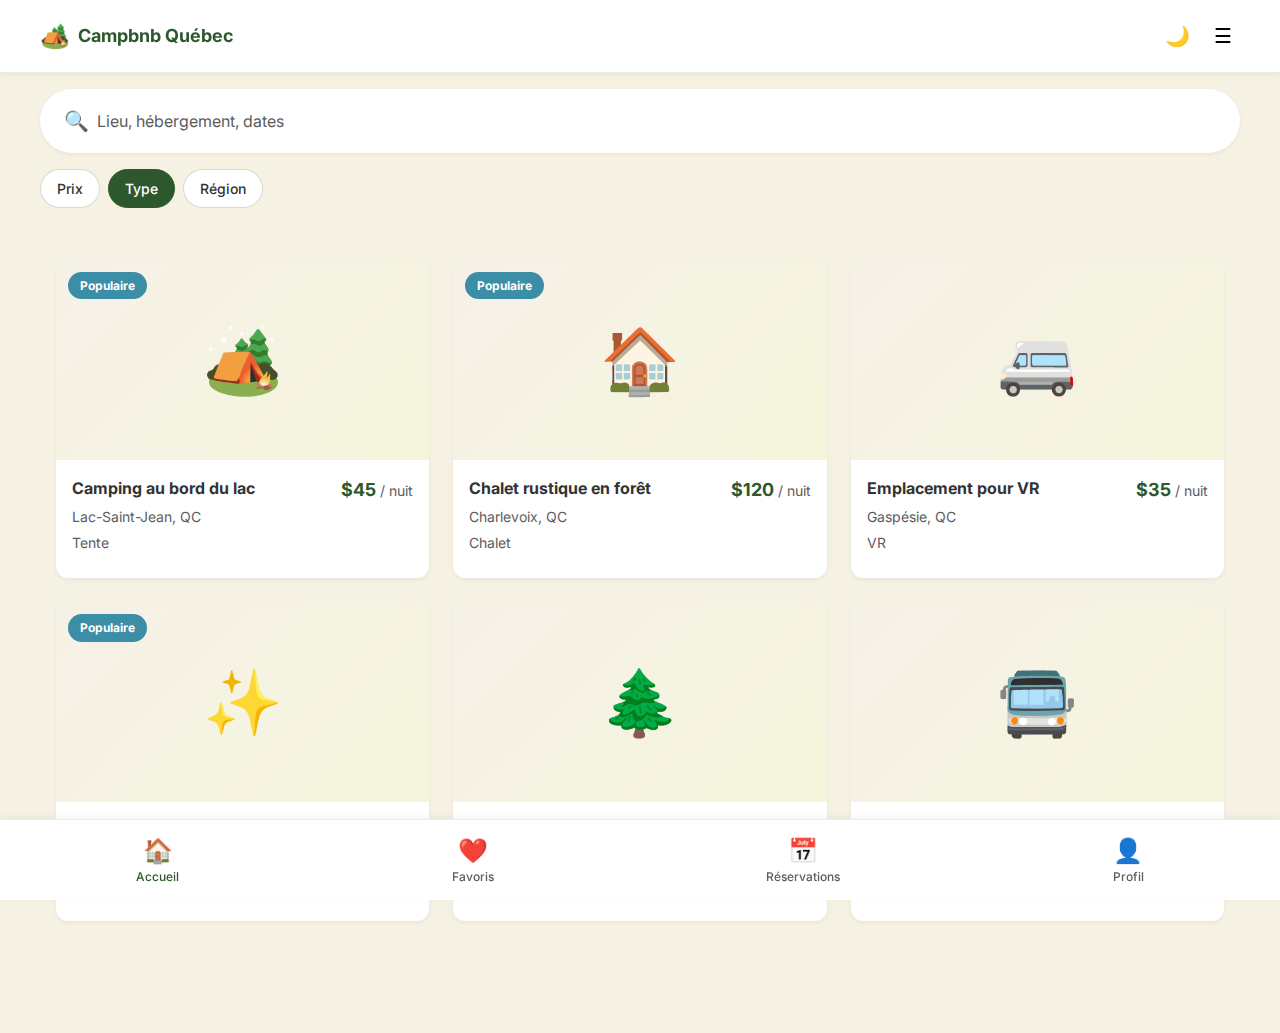
<file: html-version/index.html>
<!DOCTYPE html>
<html lang="fr">
<head>
    <meta charset="UTF-8">
    <meta name="viewport" content="width=device-width, initial-scale=1.0">
    <title>Campbnb Québec - Test HTML</title>
    <link rel="stylesheet" href="styles.css">
    <link rel="preconnect" href="https://fonts.googleapis.com">
    <link rel="preconnect" href="https://fonts.gstatic.com" crossorigin>
    <link href="https://fonts.googleapis.com/css2?family=Inter:wght@400;500;600;700;800&display=swap" rel="stylesheet">
</head>
<body>
    <!-- Navigation -->
    <nav class="navbar" id="navbar">
        <div class="nav-container">
            <div class="nav-brand">
                <span class="nav-icon">🏕️</span>
                <span class="nav-title">Campbnb Québec</span>
            </div>
            <div class="nav-actions">
                <button class="btn-icon" id="themeToggle" aria-label="Changer le thème">
                    <span class="icon">🌙</span>
                </button>
                <button class="btn-icon" id="menuToggle" aria-label="Menu">
                    <span class="icon">☰</span>
                </button>
            </div>
        </div>
    </nav>

    <!-- Search Bar -->
    <div class="search-section">
        <div class="search-container">
            <div class="search-box" id="searchBox">
                <span class="search-icon">🔍</span>
                <input type="text" placeholder="Lieu, hébergement, dates" id="searchInput">
            </div>
            <div class="filter-chips">
                <button class="filter-chip" data-filter="price">Prix</button>
                <button class="filter-chip active" data-filter="type">Type</button>
                <button class="filter-chip" data-filter="region">Région</button>
            </div>
        </div>
    </div>

    <!-- Main Content -->
    <main class="main-content" id="mainContent">
        <!-- Home View -->
        <div class="view active" id="homeView">
            <div class="listings-grid" id="listingsGrid">
                <!-- Listings will be inserted here by JavaScript -->
            </div>
        </div>

        <!-- Listing Detail View -->
        <div class="view" id="detailView">
            <button class="back-button" id="backButton">
                <span>←</span> Retour
            </button>
            <div class="listing-detail" id="listingDetail">
                <!-- Detail content will be inserted here -->
            </div>
        </div>

        <!-- Search View -->
        <div class="view" id="searchView">
            <div class="search-results" id="searchResults">
                <!-- Search results will be inserted here -->
            </div>
        </div>
    </main>

    <!-- Bottom Navigation -->
    <nav class="bottom-nav" id="bottomNav">
        <button class="nav-item active" data-view="home">
            <span class="nav-icon">🏠</span>
            <span class="nav-label">Accueil</span>
        </button>
        <button class="nav-item" data-view="favorites">
            <span class="nav-icon">❤️</span>
            <span class="nav-label">Favoris</span>
        </button>
        <button class="nav-item" data-view="bookings">
            <span class="nav-icon">📅</span>
            <span class="nav-label">Réservations</span>
        </button>
        <button class="nav-item" data-view="profile">
            <span class="nav-icon">👤</span>
            <span class="nav-label">Profil</span>
        </button>
    </nav>

    <!-- Loading Overlay -->
    <div class="loading-overlay" id="loadingOverlay">
        <div class="spinner"></div>
    </div>

    <script src="app.js"></script>
</body>
</html>
</file>
<file: html-version/styles.css>
/* Variables CSS - Couleurs Campbnb */
:root {
    /* Couleurs principales */
    --primary: #2D572C; /* Forest Green */
    --secondary: #3B8EA5; /* Lake Blue */
    --accent: #F5F5DC; /* Wood Beige */
    --neutral: #F5F1E8; /* Neutral beige */
    
    /* Couleurs de fond */
    --bg-light: #F5F1E3;
    --bg-dark: #152210;
    
    /* Couleurs de surface */
    --surface-light: #FFFFFF;
    --surface-dark: #2A3F29;
    
    /* Couleurs de texte */
    --text-primary: #333333;
    --text-secondary: #5C5C5C;
    --text-light: #E0E0E0;
    
    /* Couleurs fonctionnelles */
    --error: #E74C3C;
    --success: #27AE60;
    --warning: #F39C12;
    --info: #3498DB;
    
    /* Espacements */
    --spacing-xs: 4px;
    --spacing-sm: 8px;
    --spacing-md: 16px;
    --spacing-lg: 24px;
    --spacing-xl: 32px;
    
    /* Bordures */
    --radius-sm: 8px;
    --radius-md: 12px;
    --radius-lg: 16px;
    --radius-full: 9999px;
    
    /* Ombres */
    --shadow-sm: 0 2px 4px rgba(0, 0, 0, 0.05);
    --shadow-md: 0 4px 8px rgba(0, 0, 0, 0.1);
    --shadow-lg: 0 8px 16px rgba(0, 0, 0, 0.15);
    
    /* Transitions */
    --transition: all 0.3s ease;
}

/* Mode sombre */
[data-theme="dark"] {
    --bg-light: var(--bg-dark);
    --surface-light: var(--surface-dark);
    --text-primary: var(--text-light);
    --text-secondary: #A0A0A0;
}

/* Reset & Base */
* {
    margin: 0;
    padding: 0;
    box-sizing: border-box;
}

body {
    font-family: 'Inter', -apple-system, BlinkMacSystemFont, 'Segoe UI', sans-serif;
    background-color: var(--bg-light);
    color: var(--text-primary);
    line-height: 1.6;
    transition: var(--transition);
    padding-bottom: 80px; /* Espace pour la navigation du bas */
    min-height: 100vh;
}

/* Navigation Top */
.navbar {
    position: sticky;
    top: 0;
    z-index: 100;
    background-color: var(--surface-light);
    border-bottom: 1px solid rgba(45, 87, 44, 0.1);
    padding: var(--spacing-md);
    box-shadow: var(--shadow-sm);
}

.nav-container {
    max-width: 1200px;
    margin: 0 auto;
    display: flex;
    justify-content: space-between;
    align-items: center;
}

.nav-brand {
    display: flex;
    align-items: center;
    gap: var(--spacing-sm);
    font-size: 18px;
    font-weight: 700;
    color: var(--primary);
}

.nav-icon {
    font-size: 24px;
}

.nav-actions {
    display: flex;
    gap: var(--spacing-sm);
}

.btn-icon {
    background: none;
    border: none;
    cursor: pointer;
    padding: var(--spacing-sm);
    border-radius: var(--radius-sm);
    transition: var(--transition);
    font-size: 20px;
}

.btn-icon:hover {
    background-color: var(--neutral);
}

/* Search Section */
.search-section {
    padding: var(--spacing-md);
    background-color: var(--bg-light);
}

.search-container {
    max-width: 1200px;
    margin: 0 auto;
}

.search-box {
    display: flex;
    align-items: center;
    background-color: var(--surface-light);
    border-radius: var(--radius-full);
    padding: var(--spacing-md) var(--spacing-lg);
    box-shadow: var(--shadow-sm);
    margin-bottom: var(--spacing-md);
    cursor: pointer;
    transition: var(--transition);
}

.search-box:hover {
    box-shadow: var(--shadow-md);
}

.search-icon {
    font-size: 20px;
    margin-right: var(--spacing-sm);
    color: var(--text-secondary);
}

.search-box input {
    flex: 1;
    border: none;
    outline: none;
    font-size: 16px;
    background: transparent;
    color: var(--text-primary);
    font-family: inherit;
}

.search-box input::placeholder {
    color: var(--text-secondary);
}

/* Filter Chips */
.filter-chips {
    display: flex;
    gap: var(--spacing-sm);
    overflow-x: auto;
    padding-bottom: var(--spacing-xs);
}

.filter-chip {
    padding: 10px 16px;
    border: 1px solid rgba(45, 87, 44, 0.2);
    border-radius: var(--radius-full);
    background-color: var(--surface-light);
    color: var(--text-primary);
    font-size: 14px;
    font-weight: 500;
    cursor: pointer;
    white-space: nowrap;
    transition: var(--transition);
    font-family: inherit;
}

.filter-chip:hover {
    border-color: var(--primary);
}

.filter-chip.active {
    background-color: var(--primary);
    color: white;
    border-color: var(--primary);
}

/* Main Content */
.main-content {
    max-width: 1200px;
    margin: 0 auto;
    padding: var(--spacing-md);
}

.view {
    display: none;
}

.view.active {
    display: block;
}

/* Listings Grid */
.listings-grid {
    display: grid;
    grid-template-columns: repeat(auto-fill, minmax(300px, 1fr));
    gap: var(--spacing-lg);
    padding: var(--spacing-md) 0;
}

@media (max-width: 768px) {
    .listings-grid {
        grid-template-columns: 1fr;
    }
}

/* Listing Card */
.listing-card {
    background-color: var(--surface-light);
    border-radius: var(--radius-md);
    overflow: hidden;
    box-shadow: var(--shadow-sm);
    cursor: pointer;
    transition: var(--transition);
}

.listing-card:hover {
    transform: translateY(-4px);
    box-shadow: var(--shadow-lg);
}

.listing-image {
    width: 100%;
    height: 200px;
    object-fit: cover;
    background: linear-gradient(135deg, var(--neutral) 0%, var(--accent) 100%);
    display: flex;
    align-items: center;
    justify-content: center;
    font-size: 48px;
    color: var(--text-secondary);
}

.listing-badge {
    position: absolute;
    top: 12px;
    left: 12px;
    background-color: var(--secondary);
    color: white;
    padding: 4px 12px;
    border-radius: var(--radius-full);
    font-size: 12px;
    font-weight: 700;
}

.listing-content {
    padding: var(--spacing-md);
}

.listing-header {
    display: flex;
    justify-content: space-between;
    align-items: flex-start;
    margin-bottom: var(--spacing-sm);
}

.listing-title {
    font-size: 16px;
    font-weight: 700;
    color: var(--text-primary);
    margin-bottom: 4px;
}

.listing-location {
    font-size: 14px;
    color: var(--text-secondary);
    margin-bottom: 4px;
}

.listing-type {
    font-size: 14px;
    color: var(--text-secondary);
}

.listing-price {
    text-align: right;
}

.price-amount {
    font-size: 18px;
    font-weight: 700;
    color: var(--primary);
}

.price-unit {
    font-size: 14px;
    color: var(--text-secondary);
    font-weight: 400;
}

/* Listing Detail */
.back-button {
    display: flex;
    align-items: center;
    gap: var(--spacing-sm);
    background: none;
    border: none;
    color: var(--primary);
    font-size: 16px;
    font-weight: 600;
    cursor: pointer;
    padding: var(--spacing-md);
    margin-bottom: var(--spacing-md);
    font-family: inherit;
}

.back-button:hover {
    opacity: 0.8;
}

.listing-detail {
    background-color: var(--surface-light);
    border-radius: var(--radius-md);
    overflow: hidden;
    box-shadow: var(--shadow-md);
}

.detail-image {
    width: 100%;
    height: 400px;
    object-fit: cover;
    background: linear-gradient(135deg, var(--neutral) 0%, var(--accent) 100%);
    display: flex;
    align-items: center;
    justify-content: center;
    font-size: 64px;
    color: var(--text-secondary);
}

.detail-content {
    padding: var(--spacing-lg);
}

.detail-header {
    margin-bottom: var(--spacing-lg);
}

.detail-title {
    font-size: 28px;
    font-weight: 700;
    color: var(--text-primary);
    margin-bottom: var(--spacing-sm);
}

.detail-location {
    font-size: 18px;
    color: var(--text-secondary);
    margin-bottom: var(--spacing-md);
}

.detail-price {
    font-size: 24px;
    font-weight: 700;
    color: var(--primary);
    margin-bottom: var(--spacing-lg);
}

.detail-section {
    margin-bottom: var(--spacing-lg);
}

.section-title {
    font-size: 20px;
    font-weight: 700;
    color: var(--text-primary);
    margin-bottom: var(--spacing-md);
}

.detail-description {
    font-size: 16px;
    color: var(--text-primary);
    line-height: 1.8;
}

.amenities-list {
    display: grid;
    grid-template-columns: repeat(auto-fill, minmax(200px, 1fr));
    gap: var(--spacing-md);
    list-style: none;
}

.amenity-item {
    display: flex;
    align-items: center;
    gap: var(--spacing-sm);
    padding: var(--spacing-sm);
    background-color: var(--neutral);
    border-radius: var(--radius-sm);
}

.btn-primary {
    background-color: var(--primary);
    color: white;
    border: none;
    padding: var(--spacing-md) var(--spacing-xl);
    border-radius: var(--radius-md);
    font-size: 16px;
    font-weight: 600;
    cursor: pointer;
    transition: var(--transition);
    font-family: inherit;
    width: 100%;
    margin-top: var(--spacing-lg);
}

.btn-primary:hover {
    background-color: #1e3d1e;
    transform: translateY(-2px);
    box-shadow: var(--shadow-md);
}

/* Bottom Navigation */
.bottom-nav {
    position: fixed;
    bottom: 0;
    left: 0;
    right: 0;
    background-color: var(--surface-light);
    border-top: 1px solid rgba(45, 87, 44, 0.1);
    display: flex;
    justify-content: space-around;
    padding: var(--spacing-sm) 0;
    box-shadow: 0 -2px 8px rgba(0, 0, 0, 0.05);
    z-index: 100;
}

.nav-item {
    display: flex;
    flex-direction: column;
    align-items: center;
    gap: 4px;
    background: none;
    border: none;
    color: var(--text-secondary);
    cursor: pointer;
    padding: var(--spacing-sm);
    transition: var(--transition);
    font-family: inherit;
}

.nav-item .nav-icon {
    font-size: 24px;
}

.nav-item .nav-label {
    font-size: 12px;
    font-weight: 500;
}

.nav-item.active {
    color: var(--primary);
}

.nav-item:hover {
    color: var(--primary);
    opacity: 0.8;
}

/* Loading Overlay */
.loading-overlay {
    display: none;
    position: fixed;
    top: 0;
    left: 0;
    right: 0;
    bottom: 0;
    background-color: rgba(0, 0, 0, 0.5);
    z-index: 1000;
    align-items: center;
    justify-content: center;
}

.loading-overlay.active {
    display: flex;
}

.spinner {
    width: 50px;
    height: 50px;
    border: 4px solid var(--neutral);
    border-top-color: var(--primary);
    border-radius: 50%;
    animation: spin 1s linear infinite;
}

@keyframes spin {
    to { transform: rotate(360deg); }
}

/* Responsive */
@media (max-width: 768px) {
    .nav-title {
        font-size: 16px;
    }
    
    .detail-image {
        height: 250px;
    }
    
    .detail-title {
        font-size: 24px;
    }
}

/* Animations */
@keyframes fadeIn {
    from {
        opacity: 0;
        transform: translateY(20px);
    }
    to {
        opacity: 1;
        transform: translateY(0);
    }
}

.listing-card {
    animation: fadeIn 0.5s ease-out;
}
</file>
